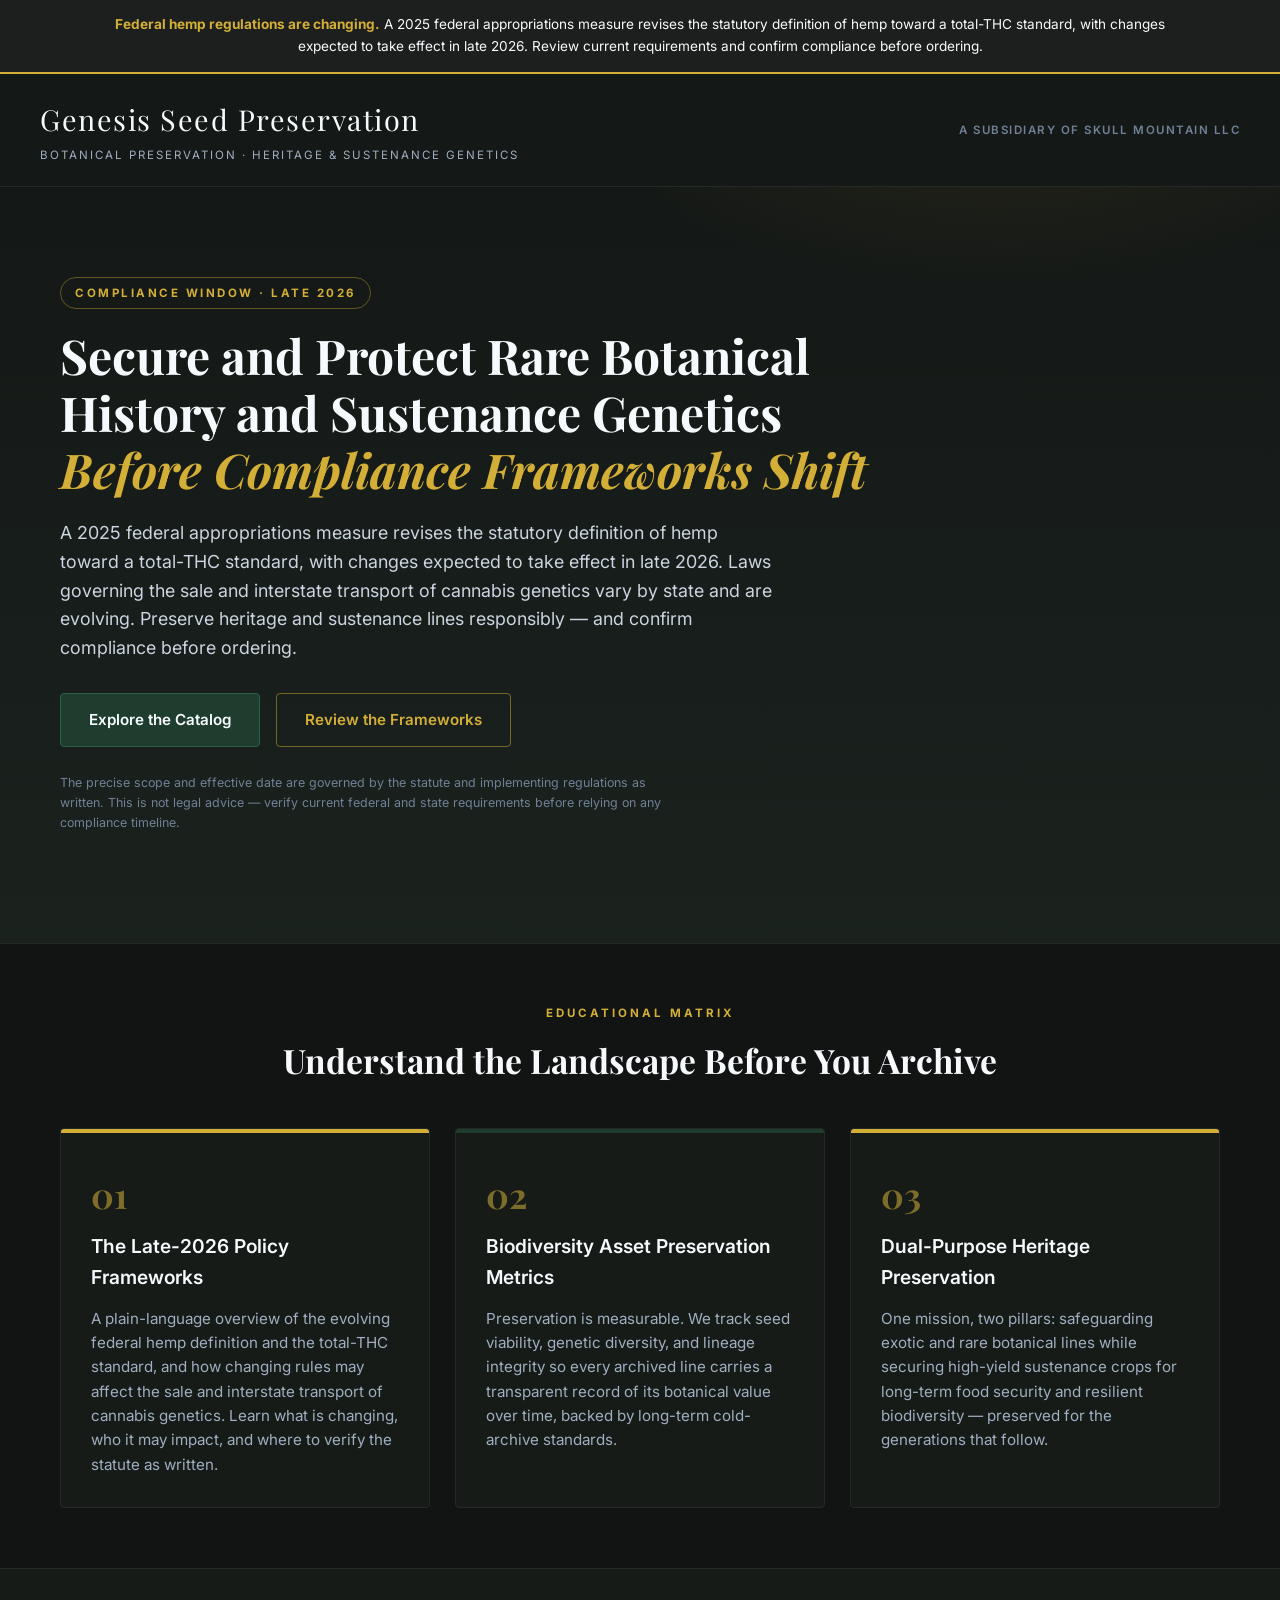
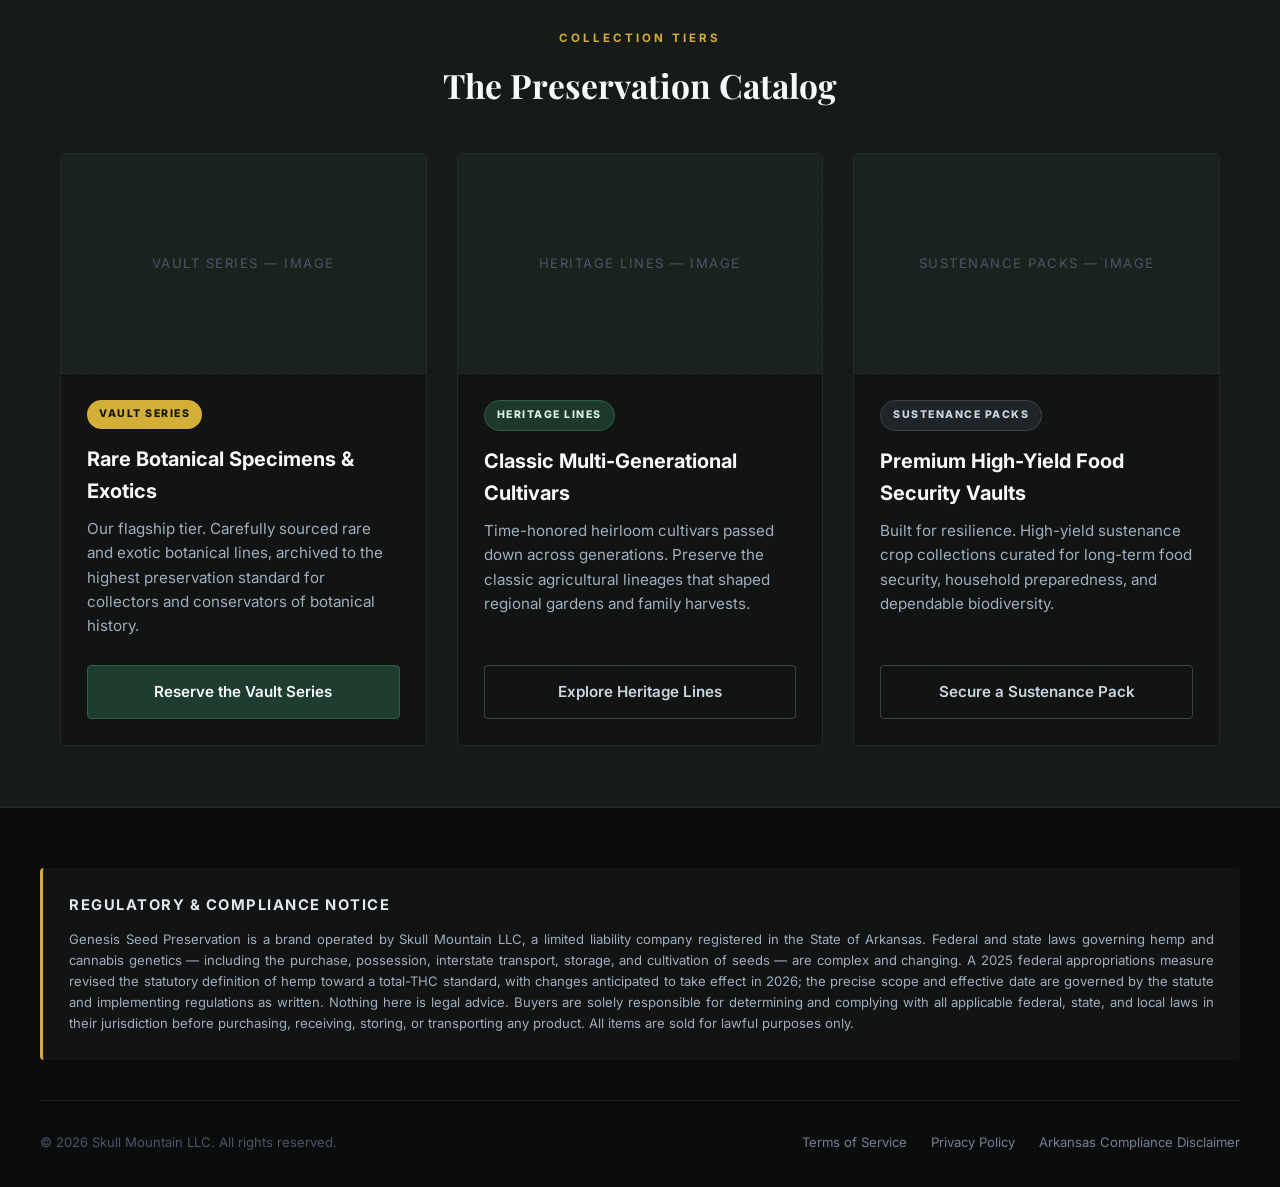
<file: index.html>
<!DOCTYPE html>
<html lang="en">
<head>
    <meta charset="UTF-8" />
    <meta name="viewport" content="width=device-width, initial-scale=1.0" />
    <meta name="description" content="Genesis Seed Preservation — a botanical preservation house safeguarding rare, heritage, and heirloom agricultural lines alongside premium sustenance crop seed vaults for long-term food security and biodiversity." />
    <title>Genesis Seed Preservation | A Subsidiary of Skull Mountain LLC</title>
    <link rel="preconnect" href="https://fonts.googleapis.com" />
    <link rel="preconnect" href="https://fonts.gstatic.com" crossorigin />
    <link href="https://fonts.googleapis.com/css2?family=Inter:wght@400;500;600;700;800&family=Playfair+Display:ital,wght@0,500;0,600;0,700;1,500&display=swap" rel="stylesheet" />
    <link rel="stylesheet" href="styles.css" />
</head>
<body>

    <!-- ============ GLOBAL REGULATORY BANNER ============ -->
    <div class="regulatory-banner">
        <p>
            <strong>Federal hemp regulations are changing.</strong> A 2025 federal appropriations measure
            revises the statutory definition of hemp toward a total-THC standard, with changes expected to
            take effect in late 2026. Review current requirements and confirm compliance before ordering.
        </p>
    </div>

    <!-- ============ GLOBAL HEADER ============ -->
    <header class="site-header">
        <div class="header-container">
            <div class="brand-block">
                <span class="brand-title">Genesis Seed Preservation</span>
                <span class="brand-subtitle">Botanical Preservation &middot; Heritage &amp; Sustenance Genetics</span>
            </div>
            <span class="parent-corporate">A Subsidiary of Skull Mountain&nbsp;LLC</span>
        </div>
    </header>

    <main>

        <!-- ============ HERO ============ -->
        <section class="hero-section">
            <div class="section-container">
                <div class="hero-content">
                    <span class="hero-tag">Compliance Window &middot; Late 2026</span>
                    <h1 class="hero-heading">
                        Secure and Protect Rare Botanical History and Sustenance Genetics
                        <em>Before Compliance Frameworks Shift</em>
                    </h1>
                    <p class="hero-lead">
                        A 2025 federal appropriations measure revises the statutory definition of hemp toward
                        a total-THC standard, with changes expected to take effect in late 2026. Laws governing
                        the sale and interstate transport of cannabis genetics vary by state and are evolving.
                        Preserve heritage and sustenance lines responsibly &mdash; and confirm compliance before
                        ordering.
                    </p>
                    <div class="hero-actions">
                        <a href="#catalog" class="btn btn-primary">Explore the Catalog</a>
                        <a href="#matrix" class="btn btn-ghost">Review the Frameworks</a>
                    </div>
                    <p class="hero-fineprint">
                        The precise scope and effective date are governed by the statute and implementing
                        regulations as written. This is not legal advice &mdash; verify current federal and state
                        requirements before relying on any compliance timeline.
                    </p>
                </div>
            </div>
        </section>

        <!-- ============ 3-COLUMN EDUCATIONAL MATRIX ============ -->
        <section class="matrix-section" id="matrix">
            <div class="section-container">
                <p class="section-eyebrow">Educational Matrix</p>
                <h2 class="section-heading">Understand the Landscape Before You Archive</h2>
                <div class="matrix-grid">

                    <article class="matrix-card">
                        <span class="card-accent-gold"></span>
                        <span class="matrix-num">01</span>
                        <h3 class="matrix-title">The Late-2026 Policy Frameworks</h3>
                        <p class="matrix-text">
                            A plain-language overview of the evolving federal hemp definition and the
                            total-THC standard, and how changing rules may affect the sale and interstate
                            transport of cannabis genetics. Learn what is changing, who it may impact, and
                            where to verify the statute as written.
                        </p>
                    </article>

                    <article class="matrix-card">
                        <span class="card-accent-green"></span>
                        <span class="matrix-num">02</span>
                        <h3 class="matrix-title">Biodiversity Asset Preservation Metrics</h3>
                        <p class="matrix-text">
                            Preservation is measurable. We track seed viability, genetic diversity, and
                            lineage integrity so every archived line carries a transparent record of its
                            botanical value over time, backed by long-term cold-archive standards.
                        </p>
                    </article>

                    <article class="matrix-card">
                        <span class="card-accent-gold"></span>
                        <span class="matrix-num">03</span>
                        <h3 class="matrix-title">Dual-Purpose Heritage Preservation</h3>
                        <p class="matrix-text">
                            One mission, two pillars: safeguarding exotic and rare botanical lines while
                            securing high-yield sustenance crops for long-term food security and resilient
                            biodiversity &mdash; preserved for the generations that follow.
                        </p>
                    </article>

                </div>
            </div>
        </section>

        <!-- ============ PRODUCT CATALOG GRID ============ -->
        <section class="catalog-section" id="catalog">
            <div class="section-container">
                <p class="section-eyebrow">Collection Tiers</p>
                <h2 class="section-heading">The Preservation Catalog</h2>
                <div class="catalog-grid">

                    <article class="catalog-card">
                        <div class="catalog-image-placeholder">Vault Series &mdash; Image</div>
                        <div class="catalog-info">
                            <span class="tier-tag tier-gold">Vault Series</span>
                            <h3 class="product-title">Rare Botanical Specimens &amp; Exotics</h3>
                            <p class="product-desc">
                                Our flagship tier. Carefully sourced rare and exotic botanical lines, archived
                                to the highest preservation standard for collectors and conservators of
                                botanical history.
                            </p>
                            <a href="#footer-legal" class="btn btn-primary btn-block">Reserve the Vault Series</a>
                        </div>
                    </article>

                    <article class="catalog-card">
                        <div class="catalog-image-placeholder">Heritage Lines &mdash; Image</div>
                        <div class="catalog-info">
                            <span class="tier-tag tier-green">Heritage Lines</span>
                            <h3 class="product-title">Classic Multi-Generational Cultivars</h3>
                            <p class="product-desc">
                                Time-honored heirloom cultivars passed down across generations. Preserve the
                                classic agricultural lineages that shaped regional gardens and family harvests.
                            </p>
                            <a href="#footer-legal" class="btn btn-outline btn-block">Explore Heritage Lines</a>
                        </div>
                    </article>

                    <article class="catalog-card">
                        <div class="catalog-image-placeholder">Sustenance Packs &mdash; Image</div>
                        <div class="catalog-info">
                            <span class="tier-tag tier-slate">Sustenance Packs</span>
                            <h3 class="product-title">Premium High-Yield Food Security Vaults</h3>
                            <p class="product-desc">
                                Built for resilience. High-yield sustenance crop collections curated for
                                long-term food security, household preparedness, and dependable biodiversity.
                            </p>
                            <a href="#footer-legal" class="btn btn-outline btn-block">Secure a Sustenance Pack</a>
                        </div>
                    </article>

                </div>
            </div>
        </section>

    </main>

    <!-- ============ LEGAL MOAT FOOTER ============ -->
    <footer class="site-footer" id="footer-legal">
        <div class="footer-container">
            <div class="footer-disclaimer-box">
                <h4>Regulatory &amp; Compliance Notice</h4>
                <p>
                    Genesis Seed Preservation is a brand operated by Skull Mountain LLC, a limited liability
                    company registered in the State of Arkansas. Federal and state laws governing hemp and
                    cannabis genetics &mdash; including the purchase, possession, interstate transport, storage,
                    and cultivation of seeds &mdash; are complex and changing. A 2025 federal appropriations
                    measure revised the statutory definition of hemp toward a total-THC standard, with changes
                    anticipated to take effect in 2026; the precise scope and effective date are governed by the
                    statute and implementing regulations as written. Nothing here is legal advice. Buyers are
                    solely responsible for determining and complying with all applicable federal, state, and
                    local laws in their jurisdiction before purchasing, receiving, storing, or transporting any
                    product. All items are sold for lawful purposes only.
                </p>
            </div>
            <div class="footer-bottom">
                <span class="copyright">&copy; 2026 Skull Mountain LLC. All rights reserved.</span>
                <nav class="footer-links" aria-label="Legal">
                    <a href="#">Terms of Service</a>
                    <a href="#">Privacy Policy</a>
                    <a href="#">Arkansas Compliance Disclaimer</a>
                </nav>
            </div>
        </div>
    </footer>

</body>
</html>
</file>
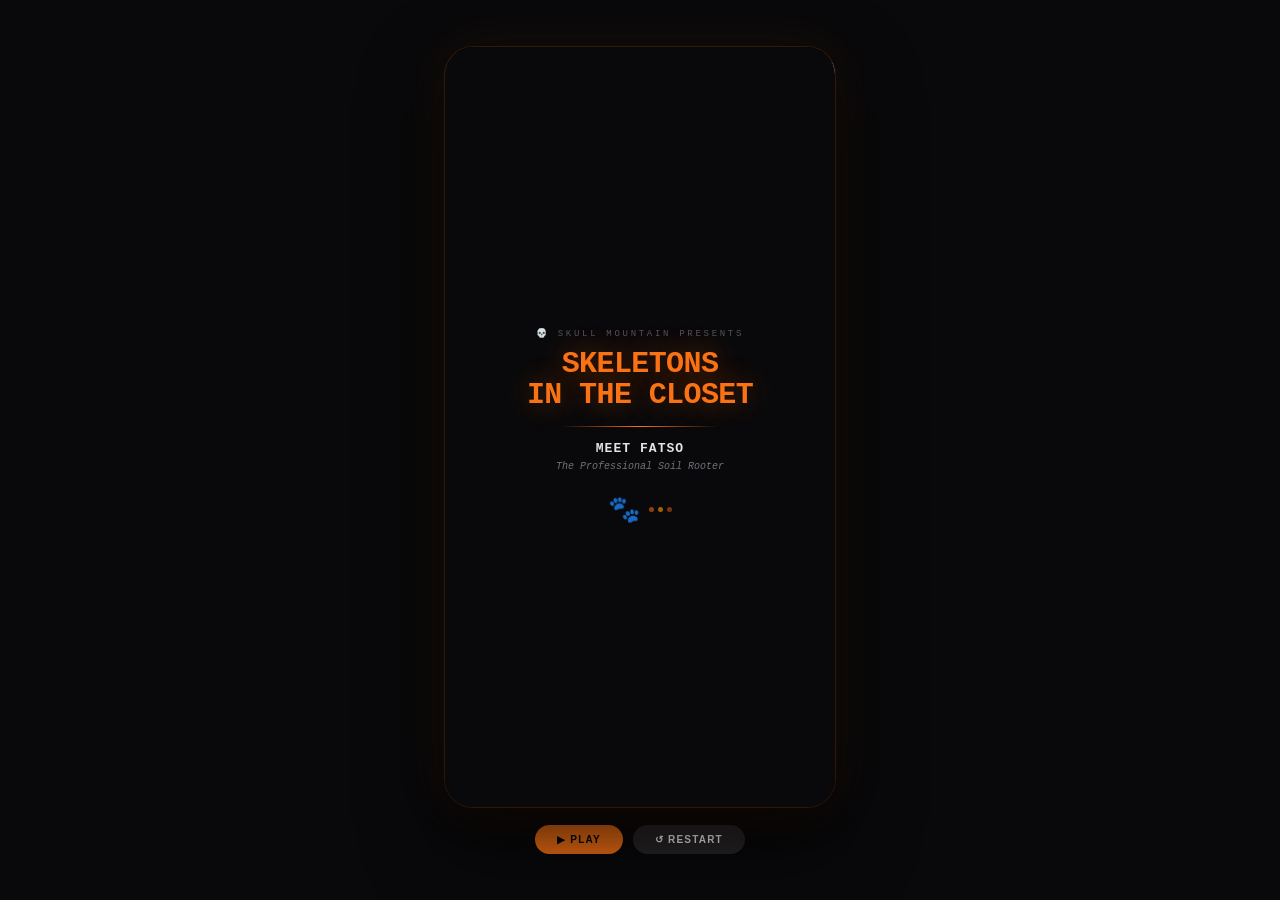
<file: cartoon-reel.html>
<!DOCTYPE html>
<html lang="en">
<head>
    <meta charset="UTF-8">
    <meta name="viewport" content="width=device-width, initial-scale=1.0, maximum-scale=1.0">
    <title>Meet Fatso | Skeletons in the Closet</title>
    <style>
        * { box-sizing: border-box; margin: 0; padding: 0; }

        body {
            background: #09090b;
            display: flex;
            flex-direction: column;
            align-items: center;
            justify-content: center;
            min-height: 100vh;
            font-family: ui-monospace, 'Courier New', monospace;
            overflow: hidden;
        }

        /* ── Phone / reel container ── */
        .reel {
            position: relative;
            width: 390px;
            height: 760px;
            background: #000;
            border-radius: 28px;
            overflow: hidden;
            box-shadow:
                0 0 0 1px rgba(249,115,22,0.15),
                0 0 60px rgba(249,115,22,0.08),
                0 32px 80px rgba(0,0,0,0.8);
        }

        /* ── Background cartoon image ── */
        .scene-bg {
            position: absolute;
            top: 0; left: 0;
            width: 100%;
            height: 62%;
            object-fit: cover;
            object-position: center top;
            display: block;
        }

        /* ── Gradient blend from image into dark bottom ── */
        .gradient-overlay {
            position: absolute;
            inset: 0;
            background: linear-gradient(
                to bottom,
                rgba(0,0,0,0.10) 0%,
                rgba(0,0,0,0.10) 40%,
                rgba(0,0,0,0.55) 55%,
                rgba(9,9,11,0.92) 70%,
                #09090b 84%
            );
            pointer-events: none;
        }

        /* ── Progress segments ── */
        .progress-bar {
            position: absolute;
            top: 14px;
            left: 14px;
            right: 14px;
            display: flex;
            gap: 4px;
            z-index: 30;
        }
        .seg {
            flex: 1;
            height: 3px;
            border-radius: 3px;
            background: rgba(255,255,255,0.18);
            overflow: hidden;
        }
        .seg-fill {
            height: 100%;
            border-radius: 3px;
            background: #f97316;
            width: 0%;
            transition: none;
        }

        /* ── Episode label (top-left) ── */
        .ep-label {
            position: absolute;
            top: 28px;
            left: 14px;
            font-size: 9px;
            font-weight: 900;
            letter-spacing: 0.25em;
            text-transform: uppercase;
            color: rgba(255,255,255,0.5);
            z-index: 30;
        }

        /* ── Skull Mountain logo (top-right) ── */
        .brand {
            position: absolute;
            top: 24px;
            right: 14px;
            font-size: 9px;
            font-weight: 900;
            letter-spacing: 0.15em;
            color: #f97316;
            text-transform: uppercase;
            z-index: 30;
            text-shadow: 0 0 12px rgba(249,115,22,0.5);
        }

        /* ── Dialog area ── */
        .dialog-area {
            position: absolute;
            bottom: 80px;
            left: 18px;
            right: 18px;
            z-index: 20;
        }

        .char-chip {
            display: inline-flex;
            align-items: center;
            gap: 7px;
            padding: 5px 14px 5px 10px;
            border-radius: 999px;
            font-size: 9px;
            font-weight: 900;
            letter-spacing: 0.18em;
            text-transform: uppercase;
            margin-bottom: 9px;
            opacity: 0;
            transform: translateX(-14px);
            transition: opacity 0.28s ease, transform 0.28s ease;
            border: 1px solid transparent;
        }
        .char-chip.on {
            opacity: 1;
            transform: translateX(0);
        }

        .action-line {
            font-size: 10px;
            color: rgba(255,255,255,0.38);
            font-style: italic;
            margin-bottom: 7px;
            opacity: 0;
            transition: opacity 0.35s ease 0.15s;
            line-height: 1.4;
        }
        .action-line.on { opacity: 1; }

        .dialog-text {
            font-size: 20px;
            font-weight: 700;
            color: #fff;
            line-height: 1.38;
            text-shadow: 0 2px 12px rgba(0,0,0,0.9);
            min-height: 58px;
            letter-spacing: -0.01em;
        }

        /* blinking cursor */
        .cursor {
            display: inline-block;
            width: 2px;
            height: 0.85em;
            vertical-align: text-bottom;
            margin-left: 1px;
            animation: blink 0.65s steps(1) infinite;
        }
        @keyframes blink { 0%,100%{opacity:1} 50%{opacity:0} }

        /* ── TikTok chrome (bottom bar) ── */
        .tiktok-bar {
            position: absolute;
            bottom: 0; left: 0; right: 0;
            height: 76px;
            background: rgba(0,0,0,0.82);
            backdrop-filter: blur(8px);
            border-top: 1px solid rgba(255,255,255,0.05);
            display: flex;
            align-items: center;
            justify-content: space-around;
            padding: 0 10px;
            z-index: 20;
        }
        .tiktok-btn {
            display: flex;
            flex-direction: column;
            align-items: center;
            gap: 3px;
            flex: 1;
        }
        .tiktok-btn span:first-child { font-size: 22px; }
        .tiktok-btn span:last-child {
            font-size: 8px;
            color: rgba(255,255,255,0.4);
            letter-spacing: 0.05em;
        }

        /* ── Title card ── */
        .title-card {
            position: absolute;
            inset: 0;
            background: #09090b;
            display: flex;
            flex-direction: column;
            align-items: center;
            justify-content: center;
            gap: 0;
            z-index: 50;
            transition: opacity 0.8s ease;
        }
        .title-card.fade-out { opacity: 0; pointer-events: none; }
        .title-divider {
            width: 160px;
            height: 1px;
            background: linear-gradient(to right, transparent, #f97316, transparent);
            margin: 14px 0;
        }

        /* ── Gear card ── */
        .gear-card {
            position: absolute;
            inset: 0;
            background: #09090b;
            display: flex;
            flex-direction: column;
            padding: 36px 22px 80px;
            z-index: 40;
            opacity: 0;
            pointer-events: none;
            transition: opacity 0.45s ease;
        }
        .gear-card.on { opacity: 1; pointer-events: auto; }
        .gear-item {
            display: flex;
            gap: 12px;
            align-items: flex-start;
            opacity: 0;
            transform: translateX(-12px);
            transition: opacity 0.3s ease, transform 0.3s ease;
        }
        .gear-item.on { opacity: 1; transform: translateX(0); }

        /* ── Fatso Fact end card ── */
        .fact-card {
            position: absolute;
            inset: 0;
            background: radial-gradient(ellipse at 50% 60%, #1c0a00 0%, #09090b 70%);
            display: flex;
            flex-direction: column;
            align-items: center;
            justify-content: center;
            padding: 36px 28px;
            z-index: 40;
            opacity: 0;
            pointer-events: none;
            transition: opacity 0.45s ease;
        }
        .fact-card.on { opacity: 1; pointer-events: auto; }

        /* ── Dirt particles ── */
        .dirt {
            position: absolute;
            width: 5px;
            height: 5px;
            border-radius: 50%;
            pointer-events: none;
            animation: dirt-fly 0.9s ease-out forwards;
            z-index: 25;
        }
        @keyframes dirt-fly {
            from { opacity: 1; transform: translate(0,0) scale(1); }
            to   { opacity: 0; transform: translate(var(--tx),var(--ty)) scale(0.2); }
        }

        /* ── Scene shake ── */
        @keyframes shake {
            0%,100%{transform:translateX(0)}
            20%{transform:translateX(-3px)}
            40%{transform:translateX(3px)}
            60%{transform:translateX(-2px)}
            80%{transform:translateX(2px)}
        }
        .shake { animation: shake 0.35s ease; }

        /* ── Bounce dots (title card) ── */
        @keyframes bounce-dot {
            0%,100%{transform:translateY(0)} 50%{transform:translateY(-5px)}
        }

        /* ── Controls below phone ── */
        .controls {
            display: flex;
            gap: 10px;
            margin-top: 18px;
        }
        .ctrl-btn {
            padding: 9px 22px;
            border-radius: 999px;
            font-size: 10px;
            font-weight: 900;
            letter-spacing: 0.12em;
            text-transform: uppercase;
            border: none;
            cursor: pointer;
            transition: opacity 0.15s;
        }
        .ctrl-btn:active { opacity: 0.75; }
        .ctrl-btn.primary { background: #f97316; color: #000; }
        .ctrl-btn.secondary { background: #27272a; color: #fff; }

        /* ── Mute button ── */
        .mute-btn {
            position: absolute;
            top: 50px;
            right: 14px;
            width: 32px;
            height: 32px;
            border-radius: 50%;
            background: rgba(0,0,0,0.6);
            border: 1px solid rgba(255,255,255,0.15);
            color: #fff;
            font-size: 14px;
            cursor: pointer;
            z-index: 30;
            display: flex;
            align-items: center;
            justify-content: center;
        }
    </style>
</head>
<body>

<div class="reel" id="reel">

    <!-- Background image -->
    <img src="./assets/fatso-cartoon.png" class="scene-bg" id="sceneBg" alt="">

    <!-- Gradient overlay -->
    <div class="gradient-overlay"></div>

    <!-- Progress bar -->
    <div class="progress-bar" id="progressBar"></div>

    <!-- Labels -->
    <div class="ep-label">💀 Skull Mountain</div>
    <div class="brand">SkeletonsTv</div>

    <!-- Mute toggle -->
    <button class="mute-btn" id="muteBtn" onclick="toggleMute()" title="Toggle voice">🔊</button>

    <!-- Dialog area -->
    <div class="dialog-area" id="dialogArea">
        <div class="char-chip" id="charChip"></div>
        <div class="action-line" id="actionLine"></div>
        <div class="dialog-text" id="dialogText"></div>
    </div>

    <!-- TikTok chrome -->
    <div class="tiktok-bar">
        <div class="tiktok-btn"><span>❤️</span><span>24.1K</span></div>
        <div class="tiktok-btn"><span>💬</span><span>1,847</span></div>
        <div class="tiktok-btn"><span>🔖</span><span>8,902</span></div>
        <div class="tiktok-btn"><span>↗️</span><span>Share</span></div>
    </div>

    <!-- ── TITLE CARD ── -->
    <div class="title-card" id="titleCard">
        <p style="font-size:9px;letter-spacing:0.3em;color:#52525b;text-transform:uppercase;margin-bottom:10px">💀 Skull Mountain Presents</p>
        <h1 style="font-size:30px;font-weight:900;color:#f97316;text-align:center;line-height:1.05;text-transform:uppercase;letter-spacing:-0.02em;text-shadow:0 0 30px rgba(249,115,22,0.45)">
            Skeletons<br>in the Closet
        </h1>
        <div class="title-divider"></div>
        <p style="font-size:13px;color:#e4e4e7;font-weight:700;letter-spacing:0.08em;text-transform:uppercase">Meet Fatso</p>
        <p style="font-size:10px;color:#71717a;margin-top:5px;font-style:italic">The Professional Soil Rooter</p>
        <div style="display:flex;align-items:center;gap:9px;margin-top:22px">
            <span style="font-size:26px">🐾</span>
            <div style="display:flex;gap:4px">
                <div style="width:5px;height:5px;background:#92400e;border-radius:50%;animation:bounce-dot 0.55s ease 0s infinite"></div>
                <div style="width:5px;height:5px;background:#a16207;border-radius:50%;animation:bounce-dot 0.55s ease 0.1s infinite"></div>
                <div style="width:5px;height:5px;background:#78350f;border-radius:50%;animation:bounce-dot 0.55s ease 0.2s infinite"></div>
            </div>
        </div>
    </div>

    <!-- ── GEAR CARD ── -->
    <div class="gear-card" id="gearCard">
        <p style="font-size:9px;letter-spacing:0.28em;color:#f97316;text-transform:uppercase;margin-bottom:6px;font-weight:900">🔧 Fatso's Official Gear</p>
        <p style="font-size:13px;font-weight:900;color:#fafafa;margin-bottom:20px;text-transform:uppercase;letter-spacing:0.05em">Built by Randy Rattle</p>
        <div id="gearList" style="display:flex;flex-direction:column;gap:14px;flex:1"></div>
    </div>

    <!-- ── FATSO FACT CARD ── -->
    <div class="fact-card" id="factCard">
        <div style="text-align:center">
            <p style="font-size:38px;margin-bottom:14px">🐾</p>
            <p style="font-size:9px;letter-spacing:0.28em;color:#d97706;text-transform:uppercase;margin-bottom:14px;font-weight:900">Fatso Fact</p>
            <p style="font-size:17px;color:#fafafa;font-weight:700;line-height:1.5;font-style:italic">
                "She rarely understands<br>why anyone else is concerned.<br><br>She just follows the dirt."
            </p>
            <div style="margin:22px 0;height:1px;background:linear-gradient(to right,transparent,#d97706,transparent)"></div>
            <p style="font-size:15px;font-weight:900;color:#f97316;text-transform:uppercase;letter-spacing:0.05em;margin-bottom:4px">Skeletons in the Closet</p>
            <p style="font-size:9px;color:#52525b;letter-spacing:0.2em;text-transform:uppercase">Skull Mountain</p>
            <button onclick="restart()" class="ctrl-btn primary" style="margin-top:22px;display:inline-block">▶ Watch Again</button>
        </div>
    </div>

</div><!-- /reel -->

<!-- Controls -->
<div class="controls">
    <button id="playBtn" class="ctrl-btn primary" onclick="togglePlay()">▶ Play</button>
    <button class="ctrl-btn secondary" onclick="restart()">↺ Restart</button>
</div>

<script>
/* ─────────────────────────────────────────────────
   SCENE DATA
   ───────────────────────────────────────────────── */
const scenes = [
    {
        char:   'RANDY',
        color:  '#fb923c',
        bg:     'rgba(67,20,7,0.85)',
        border: 'rgba(249,115,22,0.35)',
        icon:   '💀',
        dialog: "Maggie, I have someone new to introduce to the crew.",
        action: "gestures grandly toward the work area behind him",
        ms:     4200,
        voice:  { rate: 1.05, pitch: 1.18 }
    },
    {
        char:   'MAGGIE',
        color:  '#c084fc',
        bg:     'rgba(46,16,101,0.85)',
        border: 'rgba(168,85,247,0.35)',
        icon:   '💀',
        dialog: "Oh? Another experiment? A new gadget? Or... is it a plant this time?",
        action: "tilts her head, curious and amused, leaning forward",
        ms:     5000,
        voice:  { rate: 0.94, pitch: 1.12 }
    },
    {
        char:   'RANDY',
        color:  '#fb923c',
        bg:     'rgba(67,20,7,0.85)',
        border: 'rgba(249,115,22,0.35)',
        icon:   '💀',
        dialog: "Better. Furrier. Louder. Dirtier.",
        action: "grins ear to ear, clearly very proud of himself",
        ms:     3400,
        voice:  { rate: 0.88, pitch: 1.18 }
    },
    {
        char:   'RANDY',
        color:  '#fb923c',
        bg:     'rgba(67,20,7,0.85)',
        border: 'rgba(249,115,22,0.35)',
        icon:   '💀',
        dialog: "Say hello to Fatso— A.K.A. Izzy. The Professional Soil Rooter.",
        action: "sweeps arm wide as Fatso rolls into view in her custom-built soil tiller",
        ms:     4800,
        voice:  { rate: 1.0, pitch: 1.18 }
    },
    {
        char:   'MAGGIE',
        color:  '#c084fc',
        bg:     'rgba(46,16,101,0.85)',
        border: 'rgba(168,85,247,0.35)',
        icon:   '💀',
        dialog: "Well... that is disturbingly perfect.",
        action: "blinks, then smiles — expression softens with impressed approval",
        ms:     4000,
        voice:  { rate: 0.88, pitch: 1.12 }
    },
    {
        char:   'RANDY',
        color:  '#fb923c',
        bg:     'rgba(67,20,7,0.85)',
        border: 'rgba(249,115,22,0.35)',
        icon:   '💀',
        dialog: "I outfitted her with the finest garden tech I could build.",
        action: "points at gadgets with excitement, still bouncing with inventor energy",
        ms:     4200,
        voice:  { rate: 1.05, pitch: 1.18 }
    },
    {
        char:   'MAGGIE',
        color:  '#c084fc',
        bg:     'rgba(46,16,101,0.85)',
        border: 'rgba(168,85,247,0.35)',
        icon:   '💀',
        dialog: "Randy... those are incredible.",
        action: "runs a careful eye over the machine, noting every detail",
        ms:     3600,
        voice:  { rate: 0.9, pitch: 1.12 }
    },
    {
        char:   'RANDY',
        color:  '#fb923c',
        bg:     'rgba(67,20,7,0.85)',
        border: 'rgba(249,115,22,0.35)',
        icon:   '💀',
        dialog: "The world's first canine-powered, nose-guided, dirt-detecting, tine-tilling marvel.",
        action: "spins a small gear on the tiller — it whirs proudly",
        ms:     5800,
        voice:  { rate: 1.0, pitch: 1.18 }
    },
    {
        char:   'FATSO (IZZY)',
        color:  '#fbbf24',
        bg:     'rgba(69,26,3,0.88)',
        border: 'rgba(217,119,6,0.4)',
        icon:   '🐾',
        dialog: "I smell adventure... and snacks.",
        action: "sniffs air, sneezes soil — dirt flies from the tines. Very pleased with herself.",
        ms:     4000,
        voice:  { rate: 0.82, pitch: 0.75 },
        special: 'dirt'
    },
    {
        char:   'MAGGIE',
        color:  '#c084fc',
        bg:     'rgba(46,16,101,0.85)',
        border: 'rgba(168,85,247,0.35)',
        icon:   '💀',
        dialog: "Of course you do.",
        action: "shakes her head, smiling — she already knows this is going to be a ride",
        ms:     3500,
        voice:  { rate: 0.85, pitch: 1.12 }
    }
];

const gear = [
    { icon: '👃', name: 'NOSE GRUBBER 3000',  desc: 'High-sensitivity soil sniffer. Detects roots, voles, snacks, and trouble.' },
    { icon: '📡', name: 'DIRT DETECTOR',       desc: 'Alerts Fatso when soil is loose, compacted, or suspicious.' },
    { icon: '🐿️', name: 'SQUIRREL SENSOR',     desc: 'Tracks underground squirrel tunnels. (Not that she needs the help.)' },
    { icon: '⚙️', name: 'TINE TURBO TILLER',   desc: 'Six rotating tines for maximum root agitation and aeration.' },
    { icon: '🦴', name: 'TREAT DISPENSER',      desc: 'Positive reinforcement module. May backfire. (Prototype)' }
];

/* ─────────────────────────────────────────────────
   STATE
   ───────────────────────────────────────────────── */
let scene        = -1;
let playing      = false;
let muted        = false;
let sceneTimer   = null;
let progTimer    = null;
let progStart    = 0;
let typeTimer    = null;
let cursorEl     = null;

/* ─────────────────────────────────────────────────
   BUILD STATIC ELEMENTS
   ───────────────────────────────────────────────── */
const $progressBar = document.getElementById('progressBar');
scenes.forEach((_, i) => {
    const seg = document.createElement('div');
    seg.className = 'seg';
    seg.id = 'seg' + i;
    seg.innerHTML = `<div class="seg-fill" id="fill${i}"></div>`;
    $progressBar.appendChild(seg);
});

const $gearList = document.getElementById('gearList');
gear.forEach((g, i) => {
    const el = document.createElement('div');
    el.className = 'gear-item';
    el.id = 'gi' + i;
    el.innerHTML = `
        <span style="font-size:22px;flex-shrink:0;margin-top:1px">${g.icon}</span>
        <div>
            <p style="font-size:9px;font-weight:900;color:#fb923c;text-transform:uppercase;letter-spacing:0.12em;margin-bottom:3px">${g.name}</p>
            <p style="font-size:11px;color:#a1a1aa;line-height:1.45">${g.desc}</p>
        </div>`;
    $gearList.appendChild(el);
});

/* ─────────────────────────────────────────────────
   VOICES
   ───────────────────────────────────────────────── */
let voices = [];
function loadVoices() {
    voices = speechSynthesis.getVoices();
}
speechSynthesis.onvoiceschanged = loadVoices;
loadVoices();

function pickVoice(char) {
    if (!voices.length) return null;
    const en = voices.filter(v => v.lang && v.lang.startsWith('en'));
    if (char === 'FATSO (IZZY)') {
        return en.find(v => /daniel|alex|fred|bruce/i.test(v.name))
            || en.find(v => /male/i.test(v.name))
            || en[0] || null;
    }
    if (char === 'MAGGIE') {
        return en.find(v => /samantha|karen|fiona|victoria|zira|hazel/i.test(v.name))
            || en.find(v => /female/i.test(v.name))
            || en[1] || null;
    }
    // Randy — energetic male
    return en.find(v => /alex|tom|ryan|james|oliver/i.test(v.name))
        || en[0] || null;
}

function speak(text, s) {
    if (muted || !('speechSynthesis' in window)) return;
    speechSynthesis.cancel();
    const u = new SpeechSynthesisUtterance(text);
    u.rate   = s.voice.rate;
    u.pitch  = s.voice.pitch;
    u.volume = 0.85;
    const v  = pickVoice(s.char);
    if (v) u.voice = v;
    speechSynthesis.speak(u);
}

/* ─────────────────────────────────────────────────
   TYPEWRITER
   ───────────────────────────────────────────────── */
function typeText(text, el, color) {
    clearInterval(typeTimer);
    el.textContent = '';
    cursorEl = document.createElement('span');
    cursorEl.className = 'cursor';
    cursorEl.style.background = color;
    el.appendChild(cursorEl);

    let i = 0;
    const charDelay = Math.max(18, Math.min(48, Math.round(1200 / text.length)));
    typeTimer = setInterval(() => {
        if (i < text.length) {
            el.insertBefore(document.createTextNode(text[i++]), cursorEl);
        } else {
            clearInterval(typeTimer);
            setTimeout(() => { if (cursorEl) cursorEl.remove(); }, 600);
        }
    }, charDelay);
}

/* ─────────────────────────────────────────────────
   PROGRESS FILL
   ───────────────────────────────────────────────── */
function startProgress(index, duration) {
    clearInterval(progTimer);
    progStart = Date.now();
    const fill = document.getElementById('fill' + index);
    fill.style.width = '0%';
    progTimer = setInterval(() => {
        const pct = Math.min(100, ((Date.now() - progStart) / duration) * 100);
        fill.style.width = pct + '%';
        if (pct >= 100) clearInterval(progTimer);
    }, 40);
}

/* ─────────────────────────────────────────────────
   DIRT PARTICLES
   ───────────────────────────────────────────────── */
function spawnDirt() {
    const reel = document.getElementById('reel');
    reel.classList.add('shake');
    setTimeout(() => reel.classList.remove('shake'), 400);
    for (let i = 0; i < 14; i++) {
        const p = document.createElement('div');
        p.className = 'dirt';
        const cx = 130 + Math.random() * 170;
        const cy = 300 + Math.random() * 80;
        p.style.left = cx + 'px';
        p.style.top  = cy + 'px';
        p.style.setProperty('--tx', (Math.random() * 80 - 40) + 'px');
        p.style.setProperty('--ty', (-Math.random() * 100 - 20) + 'px');
        p.style.background = ['#92400e','#78350f','#a16207','#854d0e','#6b2d0e'][Math.floor(Math.random()*5)];
        reel.appendChild(p);
        setTimeout(() => p.remove(), 950);
    }
}

/* ─────────────────────────────────────────────────
   SCENE RUNNER
   ───────────────────────────────────────────────── */
function playScene(idx) {
    if (!playing) return;
    if (idx >= scenes.length) { showGear(); return; }

    scene = idx;
    const s = scenes[idx];

    // Mark previous done
    if (idx > 0) {
        const prev = document.getElementById('seg' + (idx - 1));
        if (prev) { prev.classList.remove('active'); prev.classList.add('done'); }
        const pf = document.getElementById('fill' + (idx - 1));
        if (pf) pf.style.width = '100%';
    }
    const segEl = document.getElementById('seg' + idx);
    if (segEl) segEl.classList.add('active');

    startProgress(idx, s.ms);

    // Dialog
    const chip   = document.getElementById('charChip');
    const action = document.getElementById('actionLine');
    const dialog = document.getElementById('dialogText');

    chip.classList.remove('on');
    action.classList.remove('on');
    dialog.textContent = '';

    chip.style.background   = s.bg;
    chip.style.color        = s.color;
    chip.style.borderColor  = s.border;
    chip.innerHTML = `<span>${s.icon}</span>${s.char}`;

    action.textContent = '(' + s.action + ')';

    setTimeout(() => {
        chip.classList.add('on');
        action.classList.add('on');
        typeText(s.dialog, dialog, s.color);
    }, 200);

    speak(s.dialog, s);

    if (s.special === 'dirt') setTimeout(spawnDirt, 400);

    clearTimeout(sceneTimer);
    sceneTimer = setTimeout(() => playScene(idx + 1), s.ms);
}

/* ─────────────────────────────────────────────────
   GEAR REVEAL
   ───────────────────────────────────────────────── */
function showGear() {
    clearInterval(progTimer);
    // Complete last segment
    const lf = document.getElementById('fill' + (scenes.length - 1));
    if (lf) lf.style.width = '100%';
    const ls = document.getElementById('seg' + (scenes.length - 1));
    if (ls) { ls.classList.remove('active'); ls.classList.add('done'); }

    document.getElementById('gearCard').classList.add('on');

    gear.forEach((_, i) => {
        setTimeout(() => {
            const gi = document.getElementById('gi' + i);
            if (gi) gi.classList.add('on');
        }, 350 + i * 220);
    });

    setTimeout(showFact, 3800 + gear.length * 220);
}

/* ─────────────────────────────────────────────────
   FATSO FACT
   ───────────────────────────────────────────────── */
function showFact() {
    document.getElementById('gearCard').classList.remove('on');
    document.getElementById('factCard').classList.add('on');
    playing = false;
    document.getElementById('playBtn').textContent = '▶ Play';
}

/* ─────────────────────────────────────────────────
   CONTROLS
   ───────────────────────────────────────────────── */
function togglePlay() {
    if (playing) {
        playing = false;
        clearTimeout(sceneTimer);
        clearInterval(progTimer);
        clearInterval(typeTimer);
        speechSynthesis.cancel?.();
        document.getElementById('playBtn').textContent = '▶ Play';
    } else {
        if (scene < 0 || scene >= scenes.length) {
            restart();
        } else {
            playing = true;
            document.getElementById('playBtn').textContent = '⏸ Pause';
            playScene(scene);
        }
    }
}

function restart() {
    playing = false;
    scene   = -1;
    clearTimeout(sceneTimer);
    clearInterval(progTimer);
    clearInterval(typeTimer);
    speechSynthesis.cancel?.();

    // Reset progress
    scenes.forEach((_, i) => {
        const seg  = document.getElementById('seg' + i);
        const fill = document.getElementById('fill' + i);
        if (seg)  { seg.className  = 'seg'; }
        if (fill) { fill.style.width = '0%'; }
    });

    // Reset gear items
    gear.forEach((_, i) => {
        const gi = document.getElementById('gi' + i);
        if (gi) gi.classList.remove('on');
    });

    // Reset cards
    document.getElementById('gearCard').classList.remove('on');
    document.getElementById('factCard').classList.remove('on');
    document.getElementById('charChip').classList.remove('on');
    document.getElementById('actionLine').classList.remove('on');
    document.getElementById('dialogText').textContent = '';
    document.getElementById('playBtn').textContent = '▶ Play';

    // Show title card then auto-start
    const tc = document.getElementById('titleCard');
    tc.classList.remove('fade-out');
    Object.assign(tc.style, { opacity: '1', pointerEvents: 'auto' });

    setTimeout(() => {
        tc.classList.add('fade-out');
        setTimeout(() => {
            playing = true;
            scene = 0;
            document.getElementById('playBtn').textContent = '⏸ Pause';
            playScene(0);
        }, 900);
    }, 2400);
}

function toggleMute() {
    muted = !muted;
    document.getElementById('muteBtn').textContent = muted ? '🔇' : '🔊';
    if (muted) speechSynthesis.cancel?.();
}

/* ─────────────────────────────────────────────────
   AUTO-START
   ───────────────────────────────────────────────── */
window.addEventListener('load', () => {
    loadVoices();
    restart();
});
</script>
</body>
</html>
</file>
<file: styles.css>
/* ============================================================
   Genesis Seed Preservation — Botanical Security Vault theme
   A Subsidiary of Skull Mountain LLC
   ============================================================ */

/* ---------- Reset and Base ---------- */
* {
    margin: 0;
    padding: 0;
    box-sizing: border-box;
}

body {
    font-family: 'Inter', system-ui, -apple-system, 'Segoe UI', Roboto, sans-serif;
    background-color: #111412; /* Deep charcoal / stone black */
    color: #E2E8F0;            /* Soft slate white */
    line-height: 1.6;
    -webkit-font-smoothing: antialiased;
}

html { scroll-behavior: smooth; }

a { text-decoration: none; color: inherit; }
img { max-width: 100%; display: block; }

em {
    font-family: 'Playfair Display', Georgia, serif;
    font-style: italic;
    color: #D4AF37; /* gold accent */
}

.section-container {
    max-width: 1200px;
    margin: 0 auto;
    padding: 60px 20px;
}

/* ---------- Global Regulatory Banner ---------- */
.regulatory-banner {
    background-color: #1C1F1D;
    border-bottom: 2px solid #D4AF37; /* stark gold accent border */
    color: #F7FAFC;
    padding: 14px 20px;
    font-size: 0.85rem;
    text-align: center;
}

.regulatory-banner p {
    max-width: 1100px;
    margin: 0 auto;
}

.regulatory-banner strong { color: #D4AF37; }

/* ---------- Header ---------- */
.site-header {
    background-color: #141816;
    border-bottom: 1px solid #232926;
    padding: 22px 20px;
    position: sticky;
    top: 0;
    z-index: 50;
    backdrop-filter: blur(6px);
}

.header-container {
    max-width: 1200px;
    margin: 0 auto;
    display: flex;
    justify-content: space-between;
    align-items: center;
    flex-wrap: wrap;
    gap: 15px;
}

.brand-block { display: flex; flex-direction: column; }

.brand-title {
    font-family: 'Playfair Display', Georgia, serif;
    font-size: 1.8rem;
    letter-spacing: 1.5px;
    color: #F7FAFC;
}

.brand-subtitle {
    font-size: 0.72rem;
    letter-spacing: 2px;
    text-transform: uppercase;
    color: #A0AEC0;
    margin-top: 4px;
}

.parent-corporate {
    font-size: 0.72rem;
    color: #718096;
    text-transform: uppercase;
    letter-spacing: 1.5px;
    font-weight: 600;
}

/* ---------- Hero ---------- */
.hero-section {
    background:
        radial-gradient(800px 420px at 78% -20%, rgba(212, 175, 55, 0.12), transparent 60%),
        linear-gradient(180deg, #141816 0%, #1A221E 100%);
    border-bottom: 1px solid #232926;
    padding: 30px 0 50px;
}

.hero-content { max-width: 820px; }

.hero-tag {
    display: inline-block;
    font-size: 0.72rem;
    text-transform: uppercase;
    letter-spacing: 2.5px;
    color: #D4AF37;
    font-weight: 700;
    margin-bottom: 18px;
    padding: 6px 14px;
    border: 1px solid rgba(212, 175, 55, 0.4);
    border-radius: 999px;
}

.hero-heading {
    font-family: 'Playfair Display', Georgia, serif;
    font-size: 3rem;
    font-weight: 700;
    color: #F7FAFC;
    line-height: 1.18;
    margin-bottom: 22px;
}

.hero-lead {
    font-size: 1.12rem;
    color: #CBD5E0;
    margin-bottom: 30px;
    max-width: 720px;
}

.hero-actions {
    display: flex;
    flex-wrap: wrap;
    gap: 16px;
    margin-bottom: 26px;
}

.hero-fineprint {
    font-size: 0.78rem;
    color: #718096;
    max-width: 620px;
}

/* ---------- Buttons ---------- */
.btn {
    display: inline-block;
    padding: 14px 28px;
    font-weight: 600;
    font-size: 0.95rem;
    border-radius: 4px;
    transition: all 0.2s ease;
    cursor: pointer;
    border: 1px solid transparent;
    text-align: center;
}

.btn-block { display: block; width: 100%; margin-top: 4px; }

.btn-primary {
    background-color: #1E3D2F; /* deep forest green */
    color: #F7FAFC;
    border-color: #2F5E49;
}
.btn-primary:hover {
    background-color: #274F3D;
    border-color: #3C7A5F;
}

.btn-outline {
    background-color: transparent;
    color: #CBD5E0;
    border-color: #3A4540;
}
.btn-outline:hover {
    border-color: #D4AF37;
    color: #D4AF37;
}

.btn-ghost {
    background-color: transparent;
    color: #D4AF37;
    border-color: rgba(212, 175, 55, 0.5);
}
.btn-ghost:hover { background-color: rgba(212, 175, 55, 0.1); }

/* ---------- Section eyebrow / headings ---------- */
.section-eyebrow {
    text-align: center;
    text-transform: uppercase;
    letter-spacing: 3px;
    font-size: 0.72rem;
    font-weight: 700;
    color: #D4AF37;
    margin-bottom: 12px;
}

.section-heading {
    font-family: 'Playfair Display', Georgia, serif;
    font-size: 2.1rem;
    color: #F7FAFC;
    margin-bottom: 40px;
    text-align: center;
}

/* ---------- Educational Matrix ---------- */
.matrix-section { background-color: #111412; }

.matrix-grid {
    display: grid;
    grid-template-columns: repeat(auto-fit, minmax(300px, 1fr));
    gap: 25px;
}

.matrix-card {
    background-color: #161B18;
    border: 1px solid #232926;
    padding: 38px 30px 30px;
    border-radius: 4px;
    position: relative;
    overflow: hidden;
    transition: transform 0.2s ease, border-color 0.2s ease;
}
.matrix-card:hover { transform: translateY(-5px); border-color: #3A4540; }

.card-accent-gold,
.card-accent-green {
    position: absolute;
    top: 0;
    left: 0;
    width: 100%;
    height: 4px;
}
.card-accent-gold { background-color: #D4AF37; }
.card-accent-green { background-color: #1E3D2F; }

.matrix-num {
    font-family: 'Playfair Display', Georgia, serif;
    font-size: 2.2rem;
    font-weight: 700;
    color: #D4AF37;
    opacity: 0.55;
}

.matrix-title {
    font-size: 1.2rem;
    color: #F7FAFC;
    margin: 8px 0 14px;
    font-weight: 600;
}

.matrix-text {
    font-size: 0.95rem;
    color: #A0AEC0;
}

/* ---------- Catalog ---------- */
.catalog-section {
    background-color: #161B18;
    border-top: 1px solid #232926;
}

.catalog-grid {
    display: grid;
    grid-template-columns: repeat(auto-fit, minmax(320px, 1fr));
    gap: 30px;
}

.catalog-card {
    background-color: #111412;
    border: 1px solid #232926;
    border-radius: 4px;
    overflow: hidden;
    display: flex;
    flex-direction: column;
    transition: transform 0.2s ease, box-shadow 0.2s ease;
}
.catalog-card:hover {
    transform: translateY(-6px);
    box-shadow: 0 24px 50px rgba(0, 0, 0, 0.45);
}

.catalog-image-placeholder {
    background:
        radial-gradient(rgba(255,255,255,0.05) 1px, transparent 1px) 0 0 / 16px 16px,
        #1A221E;
    height: 220px;
    display: flex;
    justify-content: center;
    align-items: center;
    color: #4A5568;
    font-size: 0.82rem;
    text-transform: uppercase;
    letter-spacing: 1.5px;
    border-bottom: 1px solid #232926;
}

.catalog-info {
    padding: 26px;
    display: flex;
    flex-direction: column;
    flex: 1;
}

.tier-tag {
    align-self: flex-start;
    font-size: 0.66rem;
    font-weight: 800;
    text-transform: uppercase;
    letter-spacing: 1.5px;
    padding: 6px 12px;
    border-radius: 999px;
    margin-bottom: 14px;
}
.tier-gold  { background-color: #D4AF37; color: #111412; }
.tier-green { background-color: rgba(30, 61, 47, 0.9); color: #DCEFE4; border: 1px solid #2F5E49; }
.tier-slate { background-color: rgba(74, 85, 104, 0.25); color: #CBD5E0; border: 1px solid #3A4540; }

.product-title {
    font-size: 1.25rem;
    color: #F7FAFC;
    margin-bottom: 10px;
}

.product-desc {
    font-size: 0.95rem;
    color: #A0AEC0;
    flex: 1;
    margin-bottom: 22px;
}

/* ---------- Footer (Legal Moat) ---------- */
.site-footer {
    background-color: #0B0D0C;
    border-top: 2px solid #232926;
    padding: 60px 20px 32px;
}

.footer-container {
    max-width: 1200px;
    margin: 0 auto;
}

.footer-disclaimer-box {
    background-color: #111412;
    border-left: 3px solid #D4AF37;
    padding: 26px;
    border-radius: 4px;
    margin-bottom: 40px;
}

.footer-disclaimer-box h4 {
    font-size: 0.92rem;
    color: #E2E8F0;
    text-transform: uppercase;
    letter-spacing: 1.5px;
    margin-bottom: 12px;
}

.footer-disclaimer-box p {
    font-size: 0.82rem;
    color: #A0AEC0;
    text-align: justify;
}

.footer-bottom {
    border-top: 1px solid #1A221E;
    padding-top: 28px;
    display: flex;
    justify-content: space-between;
    align-items: center;
    flex-wrap: wrap;
    gap: 18px;
}

.copyright {
    font-size: 0.82rem;
    color: #4A5568;
}

.footer-links a {
    color: #718096;
    font-size: 0.82rem;
    margin-left: 20px;
    transition: color 0.2s ease;
}
.footer-links a:hover { color: #D4AF37; }

/* ---------- Responsive ---------- */
@media (max-width: 768px) {
    .header-container,
    .footer-bottom {
        flex-direction: column;
        text-align: center;
        align-items: center;
    }
    .footer-links a { margin: 0 10px; }
    .hero-heading { font-size: 2.2rem; }
    .hero-actions { flex-direction: column; }
    .btn { width: 100%; }
    .footer-disclaimer-box p { text-align: left; }
}
</file>
